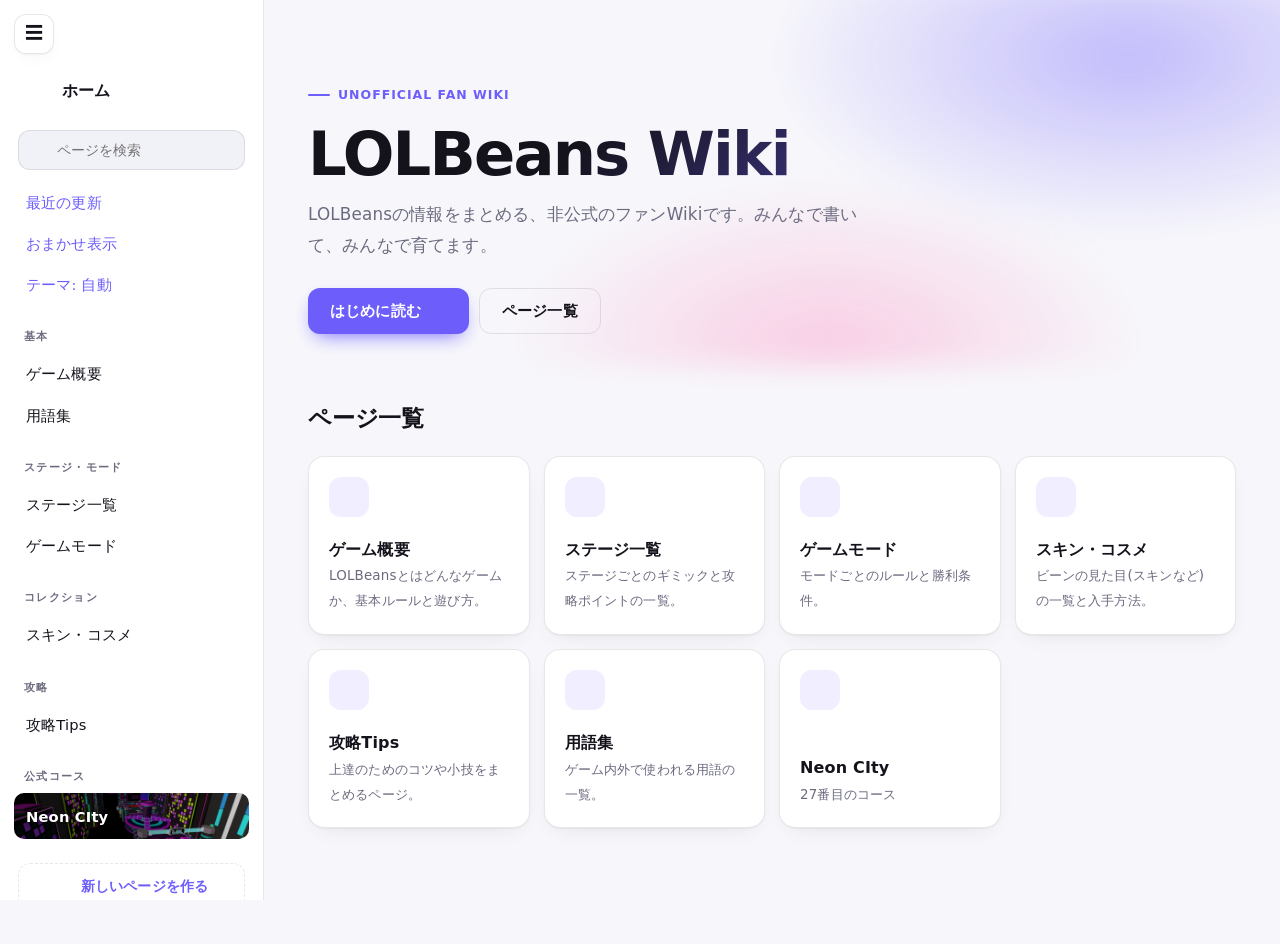
<file: index.html>
<!doctype html>
<html lang="ja">
<head>
  <meta charset="utf-8">
  <meta name="viewport" content="width=device-width, initial-scale=1">
  <meta http-equiv="Content-Security-Policy" content="default-src 'self'; script-src 'self'; style-src 'self' 'unsafe-inline' https://fonts.googleapis.com; font-src https://fonts.gstatic.com; img-src * data:; connect-src 'self'; base-uri 'self'; form-action 'self'">
  <title>Wiki</title>
  <link rel="preconnect" href="https://fonts.googleapis.com">
  <link rel="preconnect" href="https://fonts.gstatic.com" crossorigin>
  <link rel="stylesheet" href="https://fonts.googleapis.com/css2?family=Material+Symbols+Rounded:opsz,wght,FILL,GRAD@20..48,300..600,0..1,0&display=block">
  <link rel="stylesheet" href="assets/style.css">
</head>
<body>
<div class="layout">
  <aside class="sidebar" id="sidebar"></aside>
  <main>
    <section class="home-hero">
      <span class="eyebrow">UNOFFICIAL FAN WIKI</span>
      <h1>LOLBeans Wiki</h1>
      <p>LOLBeansの情報をまとめる、非公式のファンWikiです。みんなで書いて、みんなで育てます。</p>
      <div class="btns">
        <a class="btn" id="hero-first" href="#pages">はじめに読む <span class="ms" aria-hidden="true">arrow_forward</span></a>
        <a class="btn ghost" href="#pages">ページ一覧</a>
      </div>
    </section>

    <h2 id="pages">ページ一覧</h2>
    <div class="card-grid" id="page-cards"></div>
  </main>
</div>
<script src="assets/wiki.js"></script>
</body>
</html>
</file>
<file: assets/style.css>
/* コアのデザイン。インフォボックス・ネタバレ・目次などの部品の見た目は、各プラグインのフォルダ内の plugin.css にあります。 */
:root {
  color-scheme: light dark;
  --bg: #f7f7fb;
  --panel: #ffffff;
  --surface-2: #f1f1f8;
  --text: #14131c;
  --muted: #6b6b80;
  --line: rgba(20, 19, 28, 0.1);
  --accent: #6d5efc;
  --accent-2: #ff6fb1;
  --accent-soft: rgba(109, 94, 252, 0.1);
  --danger: #d6455d;
  --radius: 16px;
  --side-w: 264px;
  --shadow: 0 1px 2px rgba(20, 19, 28, 0.05), 0 8px 24px -12px rgba(20, 19, 28, 0.12);
}
@media (prefers-color-scheme: dark) {
  :root {
    --bg: #0d0c14;
    --panel: #16151f;
    --surface-2: #1e1d2a;
    --text: #f1f0f8;
    --muted: #9c9ab0;
    --line: rgba(255, 255, 255, 0.09);
    --accent: #8b7dff;
    --accent-soft: rgba(139, 125, 255, 0.15);
    --danger: #ff7d92;
    --shadow: 0 1px 2px rgba(0, 0, 0, 0.4), 0 12px 32px -16px rgba(0, 0, 0, 0.6);
  }
}
* { box-sizing: border-box; }
html { scroll-behavior: smooth; }
body {
  margin: 0; background: var(--bg); color: var(--text); line-height: 1.85; letter-spacing: 0.01em;
  font-family: "Inter", "Noto Sans JP", "Hiragino Sans", "Yu Gothic UI", "Meiryo", system-ui, sans-serif;
  -webkit-font-smoothing: antialiased;
}
a { color: var(--accent); text-decoration: none; font-weight: 600; }
a:hover { text-decoration: underline; text-underline-offset: 3px; }
a:focus-visible, input:focus-visible, button:focus-visible, textarea:focus-visible { outline: 2px solid var(--accent); outline-offset: 2px; }

/* ---- アイコン(Google の Material Symbols)。フォントが読み込めない間は、アイコン名の文字が見えないよう隠す ---- */
.ms {
  font-family: "Material Symbols Rounded"; font-weight: 400; font-style: normal; font-size: 22px; line-height: 1;
  display: inline-block; width: 1em; height: 1em; overflow: hidden; flex: none; vertical-align: -0.2em;
  letter-spacing: normal; text-transform: none; white-space: nowrap; direction: ltr; visibility: hidden;
  font-feature-settings: "liga"; -webkit-font-feature-settings: "liga";
  font-variation-settings: "FILL" 0, "wght" 400, "GRAD" 0, "opsz" 24;
}
.ms-ready .ms { visibility: visible; }
.ms.fill { font-variation-settings: "FILL" 1, "wght" 400, "GRAD" 0, "opsz" 24; }
.ms-fb { font-size: 1.1rem; line-height: 1; }
.side-toggle .ms-fb { position: absolute; inset: 0; display: grid; place-items: center; }
.ms-ready .ms-fb { display: none !important; }

/* ---- レイアウト ---- */
.layout { display: grid; grid-template-columns: var(--side-w) 1fr; min-height: 100vh; }
.layout.side-closed { grid-template-columns: 1fr; }
.layout.side-closed .sidebar { display: none; }
.sidebar {
  position: sticky; top: 0; height: 100vh; overflow-y: auto; padding: 68px 14px 24px;
  background: var(--panel); border-right: 1px solid var(--line);
}
.side-toggle {
  position: fixed; top: 14px; left: 14px; z-index: 50; width: 40px; height: 40px; padding: 0;
  display: grid; place-items: center; border: 1px solid var(--line); border-radius: 12px; cursor: pointer;
  color: var(--text); background: color-mix(in srgb, var(--panel) 80%, transparent);
  backdrop-filter: blur(12px); -webkit-backdrop-filter: blur(12px); box-shadow: var(--shadow);
  transition: transform 0.15s, background 0.15s;
}
.side-toggle:hover { background: var(--accent-soft); }
.side-toggle:active { transform: scale(0.95); }

.home {
  display: flex; align-items: center; gap: 10px; padding: 8px 12px; margin: 0 4px 16px;
  border-radius: 10px; color: var(--text); font-weight: 800; font-size: 1rem;
}
.home:hover { background: var(--surface-2); text-decoration: none; }
.home .ms { color: var(--accent); }
.search { position: relative; margin: 0 4px; }
.search .ms { position: absolute; left: 11px; top: 11px; font-size: 18px; color: var(--muted); pointer-events: none; }
.search input {
  width: 100%; height: 40px; padding: 0 14px 0 38px; font: inherit; font-size: 0.9rem;
  border: 1px solid var(--line); border-radius: 12px; background: var(--surface-2); color: var(--text);
}
.search-results { list-style: none; margin: 8px 0 0; padding: 0; }
.search-results li a { display: block; padding: 7px 12px; border-radius: 10px; font-size: 0.9rem; font-weight: 500; color: var(--text); }
.search-results li a:hover { background: var(--accent-soft); text-decoration: none; }
.search-results .cat { color: var(--muted); font-size: 0.75rem; margin-left: 6px; }
.side-plugins:empty { display: none; }
.side-plugins { margin-top: 12px; }
.side-plugins a { display: block; padding: 7px 12px; border-radius: 10px; font-size: 0.92rem; font-weight: 500; }
.side-plugins a:hover { background: var(--surface-2); text-decoration: none; }
.nav h2 { margin: 22px 10px 6px; font-size: 0.68rem; letter-spacing: 0.12em; color: var(--muted); font-weight: 700; }
.nav ul { list-style: none; margin: 0; padding: 0; }
.nav a { display: block; padding: 7px 12px; border-radius: 10px; font-size: 0.92rem; font-weight: 500; color: var(--text); }
.nav a:hover { background: var(--surface-2); text-decoration: none; }
.nav a.current { background: var(--accent-soft); color: var(--accent); font-weight: 700; }
.side-foot { margin: 24px 4px 0; font-size: 0.85rem; line-height: 2; }
.side-foot a { display: flex; align-items: center; justify-content: center; gap: 4px; padding: 9px; border: 1px dashed var(--line); border-radius: 12px; }
.side-foot a:hover { background: var(--accent-soft); text-decoration: none; }
.side-foot a + a { margin-top: 6px; border: 0; color: var(--muted); font-weight: 500; font-size: 0.8rem; padding: 4px; }

main { min-width: 0; overflow-wrap: break-word; overflow-x: clip; width: 100%; max-width: 1040px; padding: 40px 44px 100px; margin: 0 auto; }
main.wide { max-width: 1280px; }
.layout.side-closed main { padding-top: 68px; }
main h1 { font-size: clamp(1.8rem, 4vw, 2.4rem); line-height: 1.25; letter-spacing: -0.02em; font-weight: 800; margin: 0 0 6px; }
main h2 { font-size: 1.45rem; letter-spacing: -0.01em; margin: 2.2em 0 0.7em; }
main h3 { font-size: 1.12rem; margin: 1.7em 0 0.5em; }
.meta { color: var(--muted); font-size: 0.85rem; margin: 6px 0 24px; }
.tag { display: inline-block; font-size: 0.72rem; font-weight: 700; padding: 3px 10px; margin-right: 6px; border-radius: 999px; background: var(--accent-soft); color: var(--accent); }

/* ---- トップページ ---- */
.home-hero { position: relative; isolation: isolate; display: block; padding: 36px 0 12px; margin: 0 0 8px; }
.home-hero::before {
  content: ""; position: absolute; z-index: -1; inset: -60px -10% -20px -10%;
  background:
    radial-gradient(520px 260px at 82% 20%, color-mix(in srgb, var(--accent) 38%, transparent), transparent 70%),
    radial-gradient(460px 240px at 55% 95%, color-mix(in srgb, var(--accent-2) 30%, transparent), transparent 70%);
  filter: blur(14px); pointer-events: none;
}
.eyebrow { display: inline-flex; align-items: center; gap: 8px; font-size: 0.78rem; font-weight: 700; letter-spacing: 0.08em; color: var(--accent); }
.eyebrow::before { content: ""; width: 22px; height: 2px; border-radius: 2px; background: currentColor; }
.home-hero h1 {
  margin: 14px 0 12px; font-size: clamp(2.3rem, 6vw, 3.8rem); line-height: 1.1; letter-spacing: -0.03em; font-weight: 800;
  background: linear-gradient(135deg, var(--text) 30%, var(--accent)); -webkit-background-clip: text; background-clip: text; color: transparent;
}
.home-hero p { margin: 0; max-width: 560px; color: var(--muted); font-size: 1.05rem; }
.btns { margin-top: 26px; display: flex; flex-wrap: wrap; gap: 10px; }

/* ---- ボタン ---- */
.btn {
  display: inline-flex; align-items: center; gap: 6px; height: 40px; padding: 0 20px; border: 0; border-radius: 12px;
  font: inherit; font-weight: 700; font-size: 0.92rem; cursor: pointer;
  background: var(--accent); color: #fff; transition: transform 0.15s;
}
.btn:hover { transform: translateY(-1px); text-decoration: none; }
.btn:disabled { opacity: 0.5; cursor: default; transform: none; }
.btn .ms { font-size: 20px; }
.btns .btn { height: 46px; padding: 0 22px; box-shadow: 0 8px 20px -8px var(--accent); }
.btn.ghost { background: transparent; color: var(--text); border: 1px solid var(--line); box-shadow: none; }
.btn.ghost:hover { background: var(--panel); }

/* ---- 表・カード・部品 ---- */
.table-wrap {
  margin: 1.2em 0; overflow-x: auto; -webkit-overflow-scrolling: touch;
  border-radius: var(--radius); border: 1px solid var(--line); background: var(--panel); box-shadow: var(--shadow);
}
table.data { width: 100%; margin: 0; border-collapse: collapse; }
table.data th { padding: 12px 16px; text-align: left; font-size: 0.78rem; letter-spacing: 0.06em; color: var(--muted); background: var(--surface-2); font-weight: 700; }
table.data td { padding: 13px 16px; text-align: left; border-top: 1px solid var(--line); }
table.data tbody tr:hover td { background: var(--accent-soft); }
table.data > tbody > tr:first-child > th { border-top: 0; }

.card-grid { display: grid; grid-template-columns: repeat(auto-fill, minmax(210px, 1fr)); gap: 14px; margin: 1em 0; }
.card {
  position: relative; display: flex; flex-direction: column; min-height: 150px; padding: 20px;
  border-radius: var(--radius); background: var(--panel); border: 1px solid var(--line); color: var(--text);
  box-shadow: var(--shadow); transition: transform 0.18s, border-color 0.18s; font-weight: 400;
}
.card:hover { transform: translateY(-3px); border-color: color-mix(in srgb, var(--accent) 45%, var(--line)); text-decoration: none; }
.card .ico { width: 40px; height: 40px; border-radius: 12px; display: grid; place-items: center; background: var(--accent-soft); color: var(--accent); margin-bottom: auto; }
.card .arrow { position: absolute; right: 18px; top: 18px; color: var(--muted); transition: transform 0.18s, color 0.18s; }
.card:hover .arrow { transform: translate(2px, -2px); color: var(--accent); }
.card strong { display: block; margin-top: 18px; font-size: 1rem; font-weight: 700; }
.card span.sum { color: var(--muted); font-size: 0.84rem; }

.notice { background: var(--accent-soft); border-radius: var(--radius); padding: 12px 16px; margin: 1em 0; font-size: 0.92rem; }

main img { max-width: 100%; height: auto; border-radius: 10px; }
main blockquote { margin: 1em 0; padding: 4px 16px; border-left: 4px solid var(--line); color: var(--muted); }
main code { background: var(--accent-soft); padding: 1px 6px; border-radius: 6px; font-size: 0.9em; }
main pre { background: var(--panel); border: 1px solid var(--line); border-radius: 12px; padding: 14px 16px; overflow-x: auto; }
main pre code { background: none; padding: 0; }

/* ---- 閲覧・編集のタブ ---- */
.tabs { display: inline-flex; gap: 2px; padding: 3px; margin: 0 0 22px; border-radius: 12px; background: var(--surface-2); }
.tabs a { padding: 5px 16px; border-radius: 9px; color: var(--muted); font-size: 0.88rem; font-weight: 600; }
.tabs a:hover { text-decoration: none; color: var(--text); }
.tabs a.on { background: var(--panel); color: var(--text); box-shadow: var(--shadow); }

/* ---- 編集画面 ---- */
.editor .ed-fields { display: grid; grid-template-columns: repeat(auto-fit, minmax(200px, 1fr)); gap: 10px; margin-bottom: 12px; }
.editor label { display: block; font-size: 0.8rem; color: var(--muted); }
.editor input[type=text], .tk input, .ed-bar input[type=text] {
  width: 100%; padding: 8px 12px; font: inherit; color: var(--text);
  border: 1px solid var(--line); border-radius: 10px; background: var(--panel);
}
.tk input { width: min(480px, 100%); }
.ed-tabs { display: inline-flex; gap: 2px; padding: 3px; margin: 0 0 16px; border-radius: 12px; background: var(--surface-2); }
.ed-tab {
  white-space: nowrap; display: inline-flex; align-items: center; gap: 6px; padding: 7px 16px; border: 0; border-radius: 9px; cursor: pointer;
  font: inherit; font-size: 0.9rem; font-weight: 600; color: var(--muted); background: transparent;
}
.ed-tab .ms { font-size: 18px; display: none; }
.ms-ready .ed-tab .ms { display: inline-block; }
.ed-tab:hover { color: var(--text); }
.ed-tab[aria-selected="true"] { background: var(--panel); color: var(--text); box-shadow: var(--shadow); }
.ed-overview { display: none; }
.editor[data-tab="overview"] .ed-overview { display: block; }
.editor[data-tab="overview"] .ed-main { display: none; }
.ed-main { display: grid; grid-template-columns: 1fr 1fr; gap: 12px; align-items: start; }
.ed-section { margin: 22px 0 0; padding: 18px 20px 20px; border: 1px solid var(--line); border-radius: var(--radius); background: var(--panel); }
.ed-section h3 { margin: 0 0 12px; font-size: 1rem; }
.ed-row { display: grid; grid-template-columns: repeat(auto-fit, minmax(180px, 1fr)); gap: 10px; margin-bottom: 10px; }
.ed-row.one { grid-template-columns: 1fr; }
.ed-pick { display: flex; gap: 8px; }
.ed-pick input { flex: 1; min-width: 0; }
.ed-small { padding: 0 14px; height: 38px; font-size: 0.85rem; white-space: nowrap; }
.editor .ed-check { display: flex; align-items: center; gap: 8px; margin-bottom: 12px; font-size: 0.92rem; color: var(--text); cursor: pointer; }
.ed-check input { width: 18px; height: 18px; accent-color: var(--accent); }
.editor .ed-range { display: flex; align-items: center; gap: 12px; font-size: 0.85rem; color: var(--muted); }
.ed-range input { flex: 1; accent-color: var(--accent); }
.ed-range output { min-width: 3.2em; text-align: right; color: var(--text); font-variant-numeric: tabular-nums; }
.ed-note { margin: 0 0 10px; font-size: 0.82rem; color: var(--muted); }
.ed-section[hidden] { display: none; }
.ed-toolbar { display: flex; flex-wrap: wrap; gap: 6px; margin-bottom: 8px; }
.ed-toolbar:empty { display: none; }
.ed-toolbar .tb {
  padding: 5px 12px; font: inherit; font-size: 0.85rem; cursor: pointer;
  color: var(--text); background: var(--panel); border: 1px solid var(--line); border-radius: 10px;
}
.ed-toolbar .tb:hover { border-color: var(--accent); color: var(--accent); }
#ed-text {
  width: 100%; min-height: 480px; padding: 12px; resize: vertical;
  font: 0.9rem/1.6 ui-monospace, "SFMono-Regular", Menlo, Consolas, monospace;
  color: var(--text); background: var(--panel); border: 1px solid var(--line); border-radius: 12px;
}
.preview { border: 1px solid var(--line); border-radius: 12px; padding: 8px 18px 18px; background: var(--panel); overflow: auto; max-height: 75vh; }
.preview-label { font-size: 0.75rem; color: var(--muted); margin-bottom: 4px; }
.ed-bar { display: flex; gap: 12px; align-items: center; flex-wrap: wrap; margin-top: 12px; }
.ed-bar input[type=text] { flex: 1; min-width: 200px; width: auto; }
.status { font-size: 0.9rem; flex-basis: 100%; }
.status.err { color: var(--danger); }


@media (max-width: 700px) {
  table.data th, table.data td { white-space: nowrap; padding: 10px 12px; }
  table.data td:last-child { white-space: normal; min-width: 12em; }
}
.side-backdrop { display: none; }
/* 狭い画面では、本文とプレビューを並べずに、タブで切り替える。タブは画面の下に固定する */
@media (min-width: 1001px) { .ed-tab-preview { display: none; } .editor[data-tab="preview"] .ed-tab[data-t="text"] { background: var(--panel); color: var(--text); box-shadow: var(--shadow); } }
@media (max-width: 1000px) {
  .ed-main { grid-template-columns: 1fr; }
  .editor[data-tab="text"] .ed-pv, .editor[data-tab="overview"] .ed-pv { display: none; }
  .editor[data-tab="preview"] .ed-tx { display: none; }
  .editor { padding-bottom: 76px; }
  .ed-tabs {
    position: fixed; left: 50%; bottom: 14px; z-index: 35; transform: translateX(-50%); margin: 0; width: max-content; max-width: calc(100vw - 24px);
    padding: 4px; background: var(--panel); border: 1px solid var(--line); box-shadow: 0 10px 30px -8px rgba(0, 0, 0, 0.35);
  }
  .ed-tab { padding: 10px 12px; }
  .preview { max-height: none; }
  #ed-text { min-height: 60vh; }
}
@media (max-width: 900px) {
  .layout { grid-template-columns: 1fr; }
  /* 狭い画面では、左メニューを画面の左から出る引き出しにする */
  .sidebar {
    position: fixed; top: 0; bottom: 0; left: 0; z-index: 40; height: auto; width: min(320px, 86vw);
    border-right: 1px solid var(--line); box-shadow: 0 0 40px rgba(0, 0, 0, 0.25);
  }
  .layout:not(.side-closed) ~ .side-backdrop { display: block; position: fixed; inset: 0; z-index: 30; background: rgba(10, 8, 25, 0.45); }
  main, .layout.side-closed main { padding: 72px 18px 80px; }
}
@media (prefers-reduced-motion: reduce) { * { transition: none !important; scroll-behavior: auto !important; } }
.ed-select { width: 100%; height: 40px; padding: 0 12px; font: inherit; color: var(--text); background: var(--panel); border: 1px solid var(--line); border-radius: 10px; }
.sr-only { position: absolute; width: 1px; height: 1px; margin: -1px; padding: 0; overflow: hidden; clip: rect(0 0 0 0); white-space: nowrap; border: 0; }
main.has-hero > .hero { margin-top: 0; }
main.has-hero > h1.sr-only + .meta { margin-top: 0; }

/* ---------- 編集のモーダル(カテゴリのボタン) ---------- */
.ed-toolbar .tb-cat { display: inline-flex; align-items: center; gap: 4px; }
.ed-toolbar .tb-cat .caret { font-size: 10px; opacity: .6; }
.ed-modal-back { position: fixed; inset: 0; z-index: 100; background: rgba(10,8,20,.5); display: grid; place-items: center; padding: 16px; }
.ed-modal { background: var(--panel); color: var(--text); border: 1px solid var(--line); border-radius: var(--radius); box-shadow: var(--shadow); width: min(480px, 100%); max-height: min(80vh, 640px); display: flex; flex-direction: column; overflow: hidden; }
.ed-modal-head { display: flex; align-items: center; gap: 8px; padding: 12px 14px; border-bottom: 1px solid var(--line); }
.ed-modal-title { flex: 1; font-size: 15px; }
.ed-modal-x, .ed-modal-nav { background: none; border: 0; color: var(--muted); cursor: pointer; font: inherit; padding: 4px 8px; border-radius: 8px; }
.ed-modal-x { font-size: 20px; line-height: 1; order: 3; }
.ed-modal-x:hover, .ed-modal-nav:hover { background: var(--surface-2); color: var(--text); }
.ed-modal-body { padding: 12px 14px 14px; overflow: auto; }
.ed-items { display: grid; gap: 6px; }
.ed-item { display: flex; align-items: center; gap: 12px; width: 100%; text-align: left; font: inherit; color: inherit; background: var(--surface-2); border: 1px solid transparent; border-radius: 12px; padding: 10px 12px; cursor: pointer; }
.ed-item:hover, .ed-item:focus-visible { border-color: var(--accent); outline: 0; }
.ed-item-ico { color: var(--accent); display: grid; place-items: center; width: 24px; }
.ed-item-text { flex: 1; display: grid; gap: 2px; min-width: 0; }
.ed-item-text span { color: var(--muted); font-size: 12px; }
.ed-item-more { color: var(--muted); }
.ed-form { display: grid; gap: 12px; }
.ed-f { display: grid; gap: 4px; font-size: 13px; }
.ed-f-label { color: var(--muted); }
.ed-f-hint, .ed-note { color: var(--muted); font-size: 12px; margin: 0; }
.ed-f-check { display: flex; align-items: center; gap: 8px; }
.ed-f input:not([type=checkbox]), .ed-f select, .ed-f textarea { width: 100%; font: inherit; color: inherit; background: var(--bg); border: 1px solid var(--line); border-radius: 10px; padding: 8px 10px; }
.ed-f input:focus, .ed-f select:focus, .ed-f textarea:focus { outline: 2px solid var(--accent); outline-offset: -1px; }
.ed-form-bar { display: flex; justify-content: flex-end; gap: 8px; }
.ed-small { padding: 6px 10px; white-space: nowrap; }
@media (max-width: 700px) {
  .ed-modal-back { place-items: end center; padding: 0; }
  .ed-modal { width: 100%; max-height: 85vh; border-radius: var(--radius) var(--radius) 0 0; }
}
</file>
